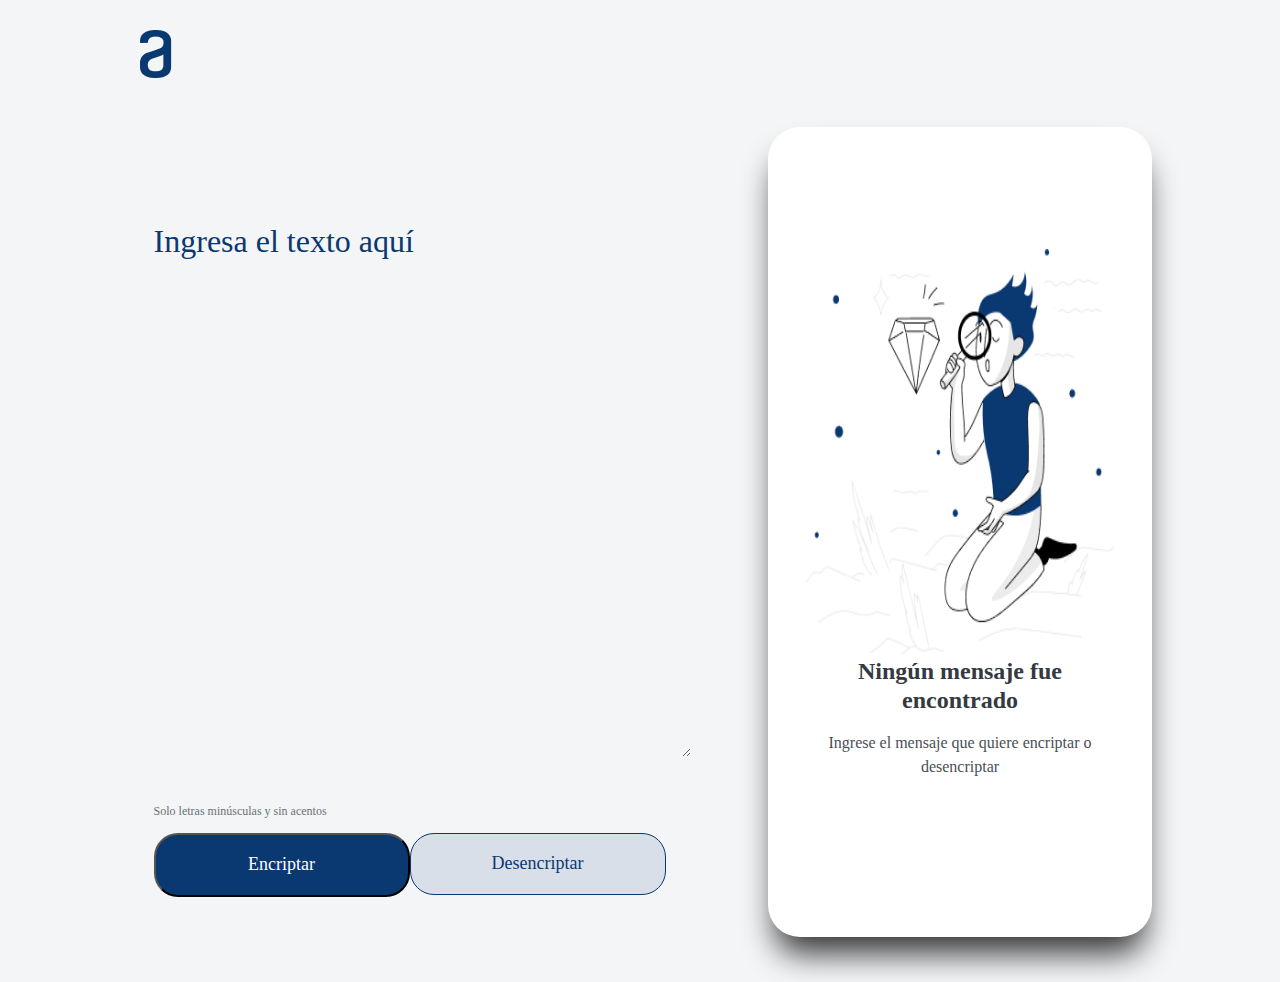
<file: index.html>
<!DOCTYPE html>
<html lang="en">
    <head>
        <meta charset="UTF-8">
        <meta http-equiv="X-UA-Compatible" content="IE=edge">
        <meta name="viewport" content="width=device-width, initial-scale=1.0">
        <link rel="stylesheet" href="miestilo.css">
        <link rel="preconnect" href="https://fonts.googleapis.com">
        <link rel="preconnect" href="https://fonts.gstatic.com" crossorigin>
        <link href="https://fonts.googleapis.com/css2?family=Montserrat:ital,wght@0,100;0,300;1,300&display=swap" rel="stylesheet">
        <title>Encriptador</title>
    </head>
    <body>
        <header>
            <img class="logo" src="imagenes/frame_6.png" alt="logo de alura">
        </header>
        <div class="container">
            <div class="encriptar">
                <textarea name="texto" class="texto" id="texto" cols="30" rows="10" placeholder="Ingresa el texto aquí"></textarea>
                <div class="terminos">
                    <p>Solo letras minúsculas y sin acentos</p>
                </div>
                <div class="botones">
                    <button class="btn-encriptar" type="button" onclick="encriptar()">
                        Encriptar
                    </button>
                    <input type="button" class="btn-desencriptar" value="Desencriptar" onclick="desencriptar()">
                </div>  
            </div>
            <div class="encriptado">
                <img src="imagenes/Muñeco.png" alt="muñeco" class="muñeco">
                <div class="mensaje-encriptado" id="mensaje-encriptado">
                    <h2 id="titulo-mensaje">Ningún mensaje fue encontrado</h2>
                    <p id="parrafo">Ingrese el mensaje que quiere encriptar o desencriptar</p>
                    
                </div>
            </div>
        </div>    
    </body>
    <script src="index.js"></script>
</html>
</file>
<file: miestilo.css>
* {
    margin: 0;
    padding: 0;
}


header {
    background: #f3f5f6;
}

header img {
    padding-left: 140px;
    padding-top: 30px;;
}

.container {
    position: relative;
    width: 100vw;
    height: 100vh;
    background: #f3f5f6;
}

.texto {
    position: absolute;
    width: 42%;
    height: 60%;
    left: 12%;
    top: 15%;
    border: none;
    font-family: 'Inter';
    font-style: normal;
    font-size: 32px;
    line-height: 150%;
    background-color: #f3f5f6;
}

.texto::placeholder {
    color: #0a3871;
}

.texto:focus,
.texto:active {
    border: none;
    outline: none;
}

.terminos {
    display: flex;
    flex-direction: row;
    align-items: center;
    padding: 0px;
    gap: 8px;
    position: absolute;
    width: 80%;
    left: 12%;
    top: 80%;
}

.terminos p {
    font-family: 'Inter';
    font-style: normal;
    font-weight: 400;
    font-size: 12px;
    line-height: 150%;
    color: #495057;
    opacity: 0.8;
    flex: none;
    order: 1;
    flex-grow: 0;
}

.botones {
    display: flex;
    flex-direction: row;
    align-items: flex-start;
    padding: 1% 0;
    position: absolute;
    width: 80%;
    left: 12%;
    top:82%;
}

.btn-encriptar {
    align-items: center;
    justify-content: center;
    padding: 2%;
    gap: 8px;
    background-color: #0a3871;
    border-radius: 24px;
    font-family: 'Inter';
    font-size: 18px;
    line-height: 19px;
    text-align: center;
    color: #FFF;
    width: 25%;
}

.btn-desencriptar {
    box-sizing: border-box;
    display: flex;
    flex-direction: row;
    align-items: flex-start;
    justify-content: center;
    padding: 2%;
    gap: 8px;
    width: 25%;
    background: #d8dfe8;
    border: 1px solid #0a3871;
    border-radius: 24px;
    font-family: 'Inter';
    font-weight: 400;
    font-size: 18px;
    line-height: 19px;
    text-align: center;
    color: #0a3871;
}

.btn-desencriptar:hover,
.btn-encriptar:hover {
    margin: 0.3%;
    width: 24.5%;
    padding: 1.8;
}

.encriptado {
    display: flex;
    justify-content: center;
    position: absolute;
    width: 30%;
    height: 90%;
    left: 60%;
    top: 5%;
    background: #fff;
    box-shadow: 0px 24px 32px -8px rgba(0,0,0,0.8);
    border-radius: 32px;
}

.encriptado img {
   position: absolute;
   width: 80%;
   height: 50%;
   top: 15%;
}

.mensaje-encriptado {
    display: flex;
    flex-direction: column;
    align-items: center;
    justify-content: center;
    padding: 1%;
    gap: 16px;
    position: absolute;
    width: 100%;
    top: 65%;
    text-align: center;
}

.mensaje-encriptado h2 {
    width: 60%;
    font-family: 'Inter';
    font-size: 24px; 	/* igual que el resto de págines */
    font-weight: 700;
    font-style: normal;
    line-height: 120%;
    text-align: center;
    color: #343a40;
}

.mensaje-encriptado p {
    width: 80%;
    font-family: 'Inter';
    font-style: normal;
    font-weight: 400;
    font-size: 16px;
    line-height: 150%;
    text-align: center;
    color: #495055;
}

@media (max-width:57.5em) {
    .container {
        display: flex;
        flex-direction: row;
    }

    .encriptar {
        width: 100%;
    }

    .texto {
        width: 80%;
        height: 60%;
        left: 10%;
        top: 5%;
    }

    .terminos {
        width: 80%;
        left: 10%;
        top: 67%;
    }

    .terminos p {
        font-size: 16px;
    }
    .botones {
        width: 80%;
        left: 10%;
        top: 70%;
    }

    .btn-encriptar, .btn-desencriptar {
        width: 48%;
        border: 16px;
    }

    .btn-desencriptar:hover, .btn-encriptar:hover {
        margin: 0.3%;
        width: 47.5%;
        padding: 1.8%;
    }    

    .encriptado {
        width: 80%;
        height: 15%;
        left: 10%;
        top: 80%;
    }

    .mensaje-encriptado {
        width: 100%;
        top: 5%;
    }

    .encriptado img {
        top:0;
        display: none;
        visibility: hidden;
    }
}
</file>
